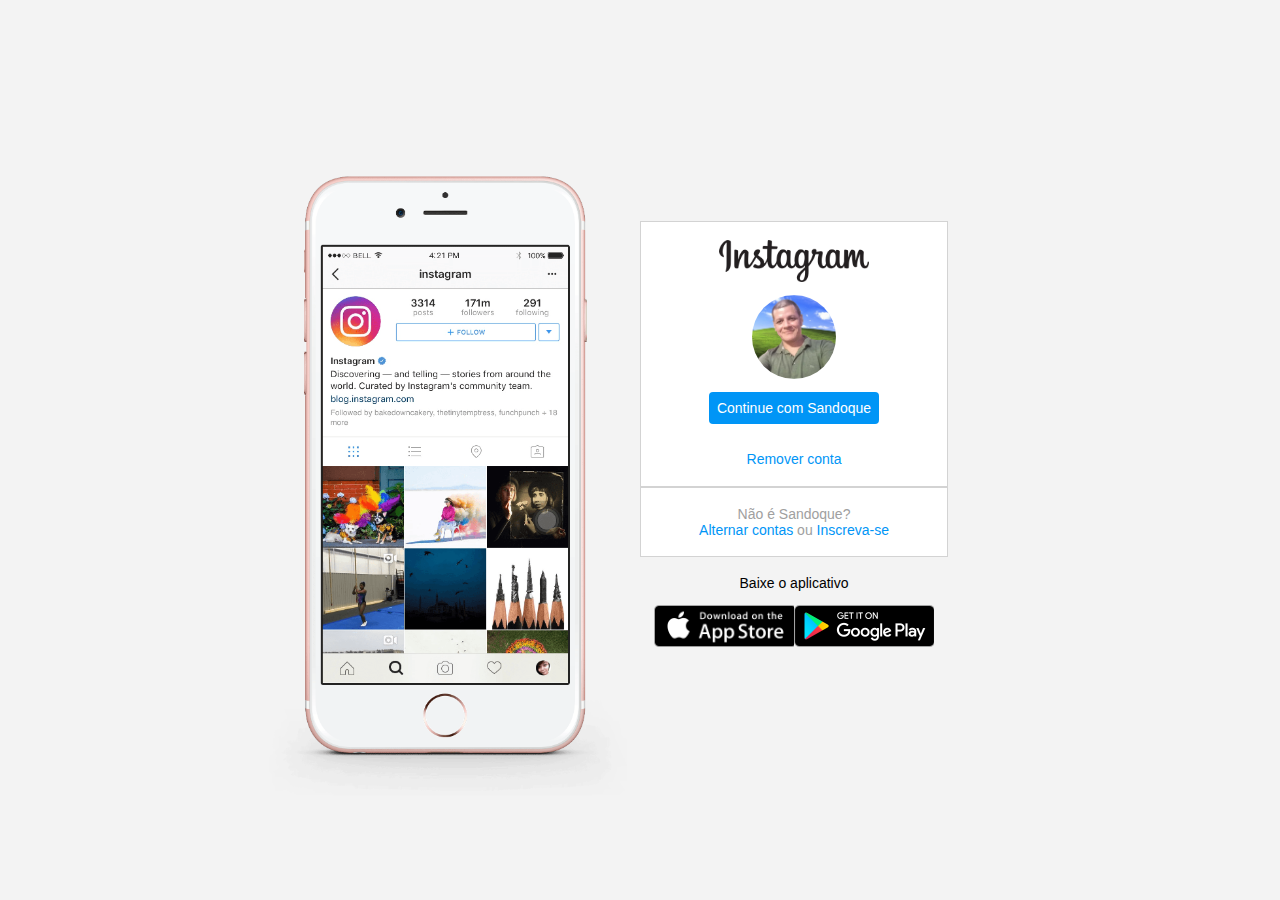
<file: INSTAGRAM_CLONE/index.html>
<!DOCTYPE html>
<html lang="pt-br">
<head>
    <meta charset="UTF-8">
    <meta http-equiv="X-UA-Compatible" content="IE=edge">
    <meta name="viewport" content="width=device-width, initial-scale=1.0">
    <link rel="stylesheet" href="style.css">
    <title>Instagram</title>
    <link rel="shortcut icon" href="./img/instagram-icon.png" type="image/x-icon">
</head>
<body>
    <div class="instagram-wrapper">
        <div class="instagram-phone">
            <img src="./img/instagram-celular.png" alt="celular">
        </div>
        <div class="continue">
            <div class="group">
                <img src="./img/instagram-logo.png" alt="logo" class="instagram-logo">
                <div class="profile-photo">
                    <img src="./img/avatar-github.jpg" alt="foto de perfil" height="150" >
                </div>
                <a href="#" class="instagram-login">Continue com Sandoque</a>
                <a href="#" class="instagram-logout">Remover conta</a>
            </div>
            <div class="group">
                <p class="not-account"> Não é Sandoque?</p>
                <p class="not-account">
                    <span class="link-blue">Alternar contas</span>
                    ou
                    <span class="link-blue">Inscreva-se</span>
                </p>
            </div>
            <div class="get-the-app">
                <p class="get-app">Baixe o aplicativo</p>
                <div class="download">
                    <a href="#" class="app-download"></a>
                    <a href="#" class="app-download"></a>
                </div>
            </div>
        </div>
    </div>
</body>
</html>
</file>
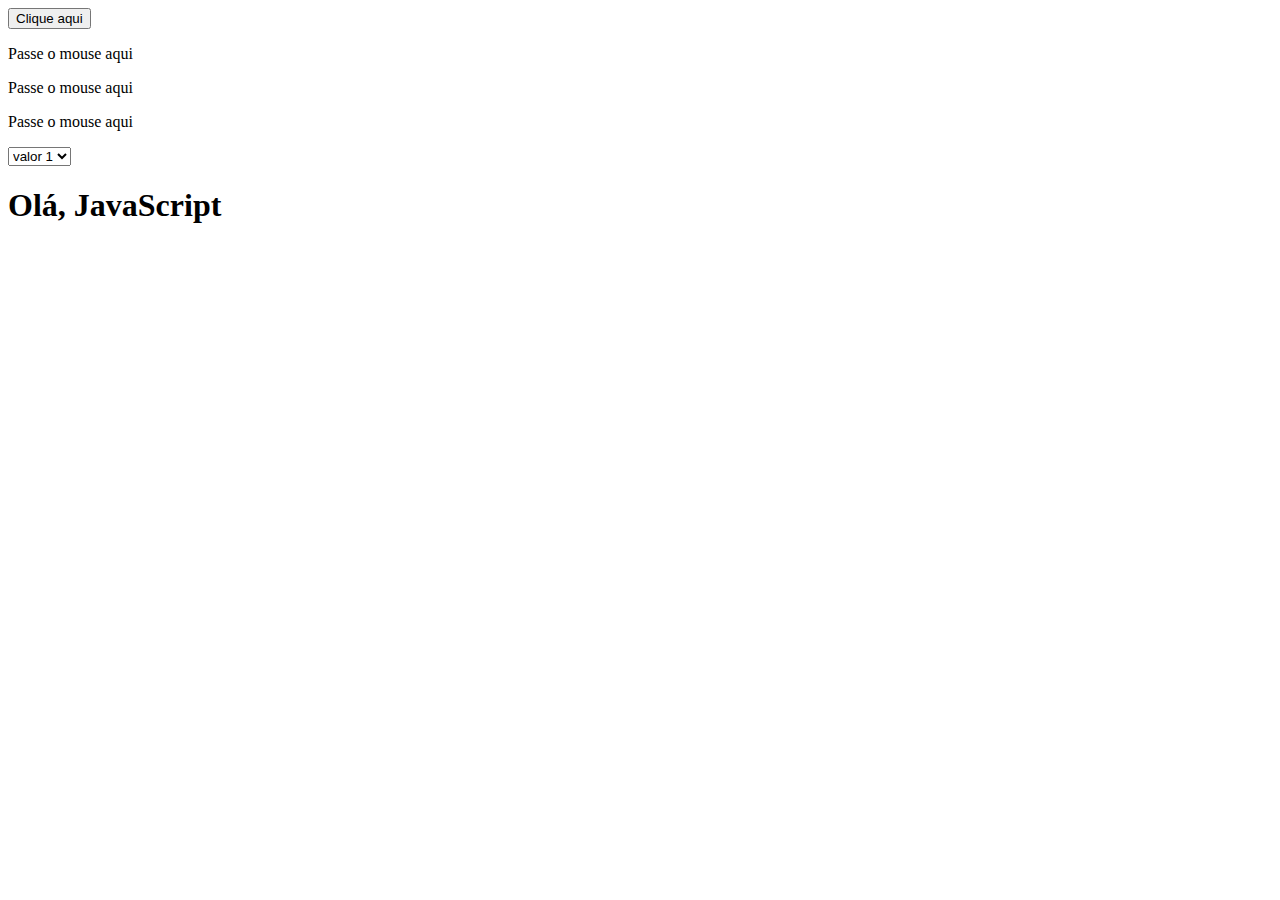
<file: INTRO_JAVASCRIPT/index.html>
<!DOCTYPE html>
<html lang="pt-br">

<head>
  <meta charset="UTF-8">
  <meta http-equiv="X-UA-Compatible" content="IE=edge">
  <meta name="viewport" content="width=device-width, initial-scale=1.0">
  <script type="text/javascript" src="js/main.js"></script>
  <title>Introdução ao JavaScript</title>
</head>

<body onload="load()">
  <button type="button" onclick="clicou()">Clique aqui</button>
  <p id="agradecimento" onclick="redirecionar()"></p>
  <p onmouseover="trocar(this)" onmouseout="voltar(this)">Passe o mouse aqui</p>
  <p onmouseover="trocar(this)" onmouseout="voltar(this)">Passe o mouse aqui</p>
  <p onmouseover="trocar(this)" onmouseout="voltar(this)">Passe o mouse aqui</p>

  <select onchange="funcaoChange(this)">
    <option value="1">valor 1</option>
    <option value="2">valor 2</option>
    <option value="3">valor 3</option>

  </select>

  <h1>Olá, JavaScript</h1>

</body>

</html>
</file>
<file: INSTAGRAM_CLONE/style.css>
* {
    padding: 0;
    margin: 0;
    box-sizing: border-box;
    text-decoration: none;
    font-family: sans-serif;
    font-size: 14px;
}

body {
    width: 100%;
    min-height: 100vh;
    background-color: rgb(243, 243, 243);
    margin: 0;
    padding: 0;
    display: flex;
    justify-content: center;
}

.instagram-wrapper {
    display: flex;              /*elementos em linha*/
    align-items: center;        /*alinha elementos no centro do eixo Y*/
    justify-content: start;    /*alinha elementos a partir do inicio do eixo X*/
    width: 60%;
    height: 100vh;
}

.instagram-phone {
    display: flex;
    align-items:center;
    justify-content: center;
    width: 50%;
}

.instagram-phone img {
    height: 50rem;
}

.instagram-continue {
    display: flex;
    align-items: center;
    justify-content: space-around;
    flex-direction: column;
    width: 50%;
    min-height: 34rem;
}

.group {
    display: flex;
    justify-content: space-between;
    align-items: center;
    flex-direction: column;
    background-color: #ffffff;
    width: 100%;
    padding: 1.3rem 0;
    border: 1px solid lightgray;

}

.group:nth-child(1) {
    min-height: 19rem;
}

.instagram-logo {
    height: 3rem;
}

.profile-photo {
    display: flex;
    justify-content: center;
    align-items: center;
    border-radius: 50%;
    overflow:hidden;
}

.profile-photo img {
    height: 6rem;
}

.instagram-login {
    background-color: #0095f6;
    color: #ffffff;
    padding: 8px;
    border-radius: 4px;
}

.instagram-logout {
    color: #0095f6;
    margin-top: 1rem;
}


.not-account {
    color: rgb(160, 160, 160);
}

.link-blue {
    color: #0095f6;
}

.get-the-app {
    display: flex;
    flex-direction: column;
    align-items: center;
    justify-content: center;
    width: 100%;
    padding: 1.3rem 0;
}

.download {
    display: flex;
    width: 100%;
    justify-content: space-evenly;
    align-items: center;
    padding: 1rem;
}

.app-download {
    height: 3rem;
    width: 10rem;
    background-size: cover;
}
.app-download:nth-child(1) {
    background-image: url('./img/apple-button.png');
}

.app-download:nth-child(2) {
    background-image: url('./img/googleplay-button.png');
}

/* media queries */


@media (max-width: 1024px) {
    .instagram-wrapper {
        width: 90%;
    }
}

@media (max-width: 650px) {
    body {
        background-color: #ffffff;
    }

    .instagram-wrapper {
        width: 90%;
    }

    .instagram-phone {
        display: none;
    }

    .instagram-continue {
        width: 100%;
    }
    
    .group {
        border: 1px solid transparent;
    }
}
</file>
